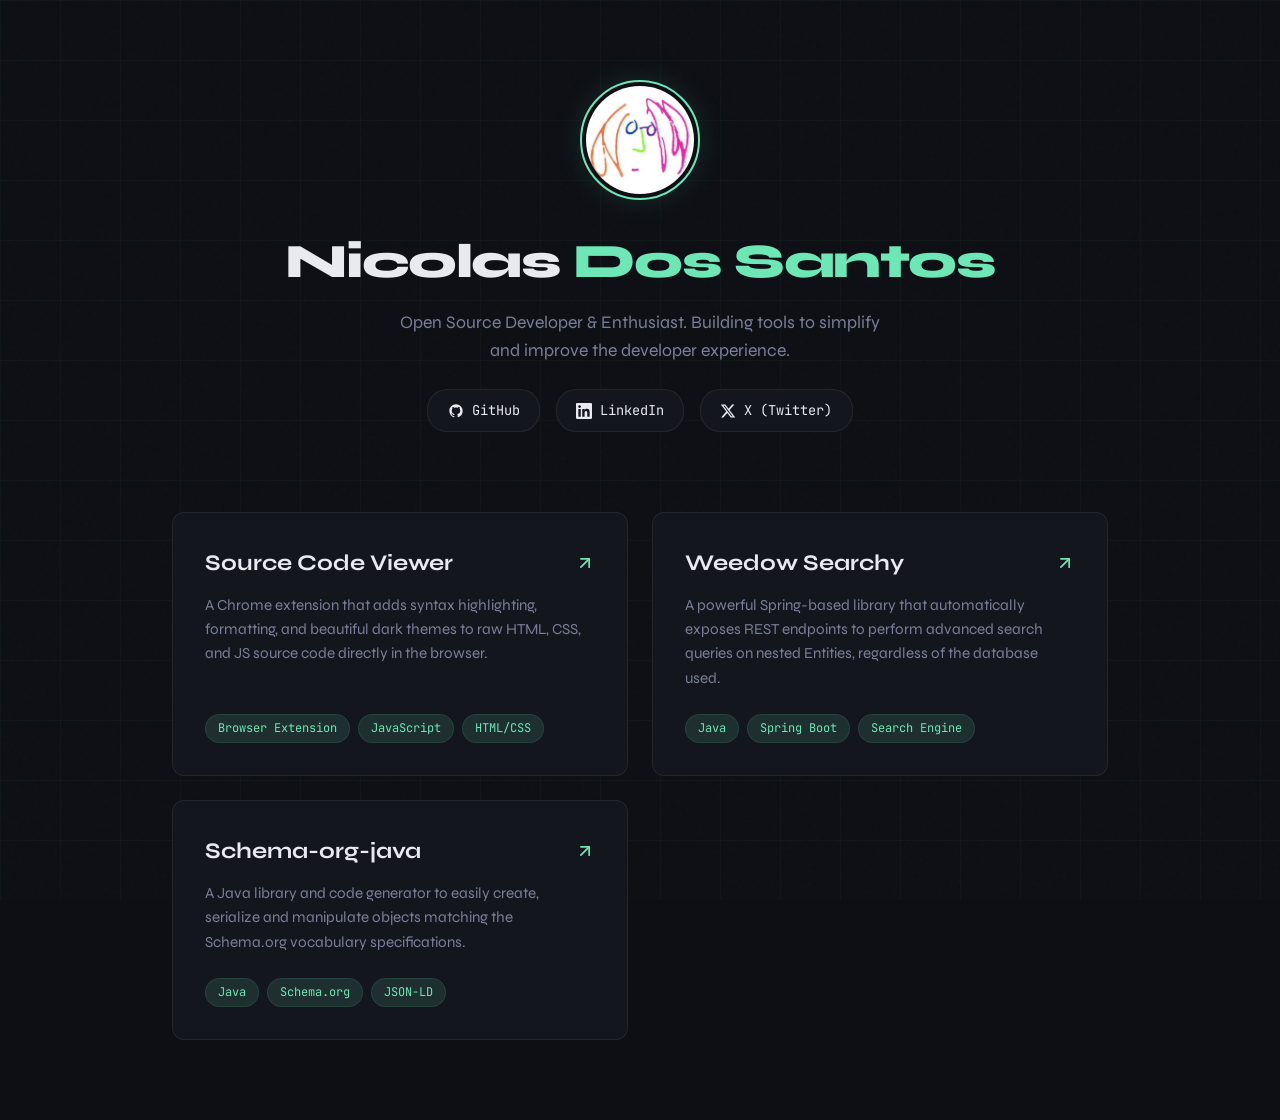
<file: index.html>
<!DOCTYPE html>
<html lang="en">
<head>
  <meta charset="UTF-8">
  <meta name="viewport" content="width=device-width, initial-scale=1.0">
  <title>Nicolas Dos Santos - Open Source Portfolio</title>
  <link rel="icon" type="image/png" href="./favicon.png">
  <link rel="preconnect" href="https://fonts.googleapis.com">
  <link rel="preconnect" href="https://fonts.gstatic.com" crossorigin>
  <link href="https://fonts.googleapis.com/css2?family=JetBrains+Mono:wght@400;700&family=Syne:wght@400;600;700;800&display=swap" rel="stylesheet">
  <link rel="stylesheet" href="./index.css">
  <link rel="sitemap" type="application/xml" title="Sitemap" href="/sitemap.xml">
</head>
<body>
  <div class="container">
    <header>
      <img src="./profile.png" alt="Nicolas Dos Santos" class="profile-pic" onerror="this.src='[data-uri]'">
      <h1>Nicolas <span>Dos Santos</span></h1>
      <p class="bio">Open Source Developer & Enthusiast. Building tools to simplify and improve the developer experience.</p>
      <div class="social-links">
        <a href="https://github.com/Kobee1203" target="_blank">
          <svg width="16" height="16" viewBox="0 0 24 24" fill="currentColor"><path d="M12 2C6.477 2 2 6.484 2 12.017c0 4.425 2.865 8.18 6.839 9.504.5.092.682-.217.682-.483 0-.237-.008-.868-.013-1.703-2.782.605-3.369-1.343-3.369-1.343-.454-1.158-1.11-1.466-1.11-1.466-.908-.62.069-.608.069-.608 1.003.07 1.531 1.032 1.531 1.032.892 1.53 2.341 1.088 2.91.832.092-.647.35-1.088.636-1.338-2.22-.253-4.555-1.113-4.555-4.951 0-1.093.39-1.988 1.029-2.688-.103-.253-.446-1.272.098-2.65 0 0 .84-.27 2.75 1.026A9.564 9.564 0 0112 6.844c.85.004 1.705.115 2.504.337 1.909-1.296 2.747-1.027 2.747-1.027.546 1.379.202 2.398.1 2.651.64.7 1.028 1.595 1.028 2.688 0 3.848-2.339 4.695-4.566 4.943.359.309.678.92.678 1.855 0 1.338-.012 2.419-.012 2.747 0 .268.18.58.688.482A10.019 10.019 0 0022 12.017C22 6.484 17.522 2 12 2z"/></svg>
          GitHub
        </a>
        <a href="https://www.linkedin.com/in/nicolasdossantos/" target="_blank">
          <svg width="16" height="16" viewBox="0 0 24 24" fill="currentColor"><path d="M20.447 20.452h-3.554v-5.569c0-1.328-.027-3.037-1.852-3.037-1.853 0-2.136 1.445-2.136 2.939v5.667H9.351V9h3.414v1.561h.046c.477-.9 1.637-1.85 3.37-1.85 3.601 0 4.267 2.37 4.267 5.455v6.286zM5.337 7.433c-1.144 0-2.063-.926-2.063-2.065 0-1.138.92-2.063 2.063-2.063 1.14 0 2.064.925 2.064 2.063 0 1.139-.925 2.065-2.064 2.065zm1.782 13.019H3.555V9h3.564v11.452zM22.225 0H1.771C.792 0 0 .774 0 1.729v20.542C0 23.227.792 24 1.771 24h20.451C23.2 24 24 23.227 24 22.271V1.729C24 .774 23.2 0 22.225 0z"/></svg>
          LinkedIn
        </a>
        <a href="https://x.com/Kobee1203" target="_blank">
          <svg width="16" height="16" viewBox="0 0 24 24" fill="currentColor"><path d="M18.244 2.25h3.308l-7.227 8.26 8.502 11.24H16.17l-5.214-6.817L4.99 21.75H1.68l7.73-8.835L1.254 2.25H8.08l4.713 6.231zm-1.161 17.52h1.833L7.084 4.126H5.117z"/></svg>
          X (Twitter)
        </a>
      </div>
    </header>

    <div class="projects-grid">
      <!-- Project 1 -->
      <a href="./source-viewer-web-extension/index.html" class="project-card">
        <h3>Source Code Viewer 
          <svg viewBox="0 0 24 24" fill="none" stroke="currentColor" stroke-width="2" stroke-linecap="round" stroke-linejoin="round"><line x1="7" y1="17" x2="17" y2="7"></line><polyline points="7 7 17 7 17 17"></polyline></svg>
        </h3>
        <p>A Chrome extension that adds syntax highlighting, formatting, and beautiful dark themes to raw HTML, CSS, and JS source code directly in the browser.</p>
        <div class="tags">
          <span class="tag">Browser Extension</span>
          <span class="tag">JavaScript</span>
          <span class="tag">HTML/CSS</span>
        </div>
      </a>

      <!-- Project 2 -->
      <a href="https://github.com/Kobee1203/weedow-searchy" target="_blank" class="project-card">
        <h3>Weedow Searchy 
          <svg viewBox="0 0 24 24" fill="none" stroke="currentColor" stroke-width="2" stroke-linecap="round" stroke-linejoin="round"><line x1="7" y1="17" x2="17" y2="7"></line><polyline points="7 7 17 7 17 17"></polyline></svg>
        </h3>
        <p>A powerful Spring-based library that automatically exposes REST endpoints to perform advanced search queries on nested Entities, regardless of the database used.</p>
        <div class="tags">
          <span class="tag">Java</span>
          <span class="tag">Spring Boot</span>
          <span class="tag">Search Engine</span>
        </div>
      </a>

      <!-- Project 3 -->
      <a href="https://github.com/Kobee1203/schema-org-java" target="_blank" class="project-card">
        <h3>Schema-org-java 
          <svg viewBox="0 0 24 24" fill="none" stroke="currentColor" stroke-width="2" stroke-linecap="round" stroke-linejoin="round"><line x1="7" y1="17" x2="17" y2="7"></line><polyline points="7 7 17 7 17 17"></polyline></svg>
        </h3>
        <p>A Java library and code generator to easily create, serialize and manipulate objects matching the Schema.org vocabulary specifications.</p>
        <div class="tags">
          <span class="tag">Java</span>
          <span class="tag">Schema.org</span>
          <span class="tag">JSON-LD</span>
        </div>
      </a>
    </div>
  </div>
</body>
</html>
</file>
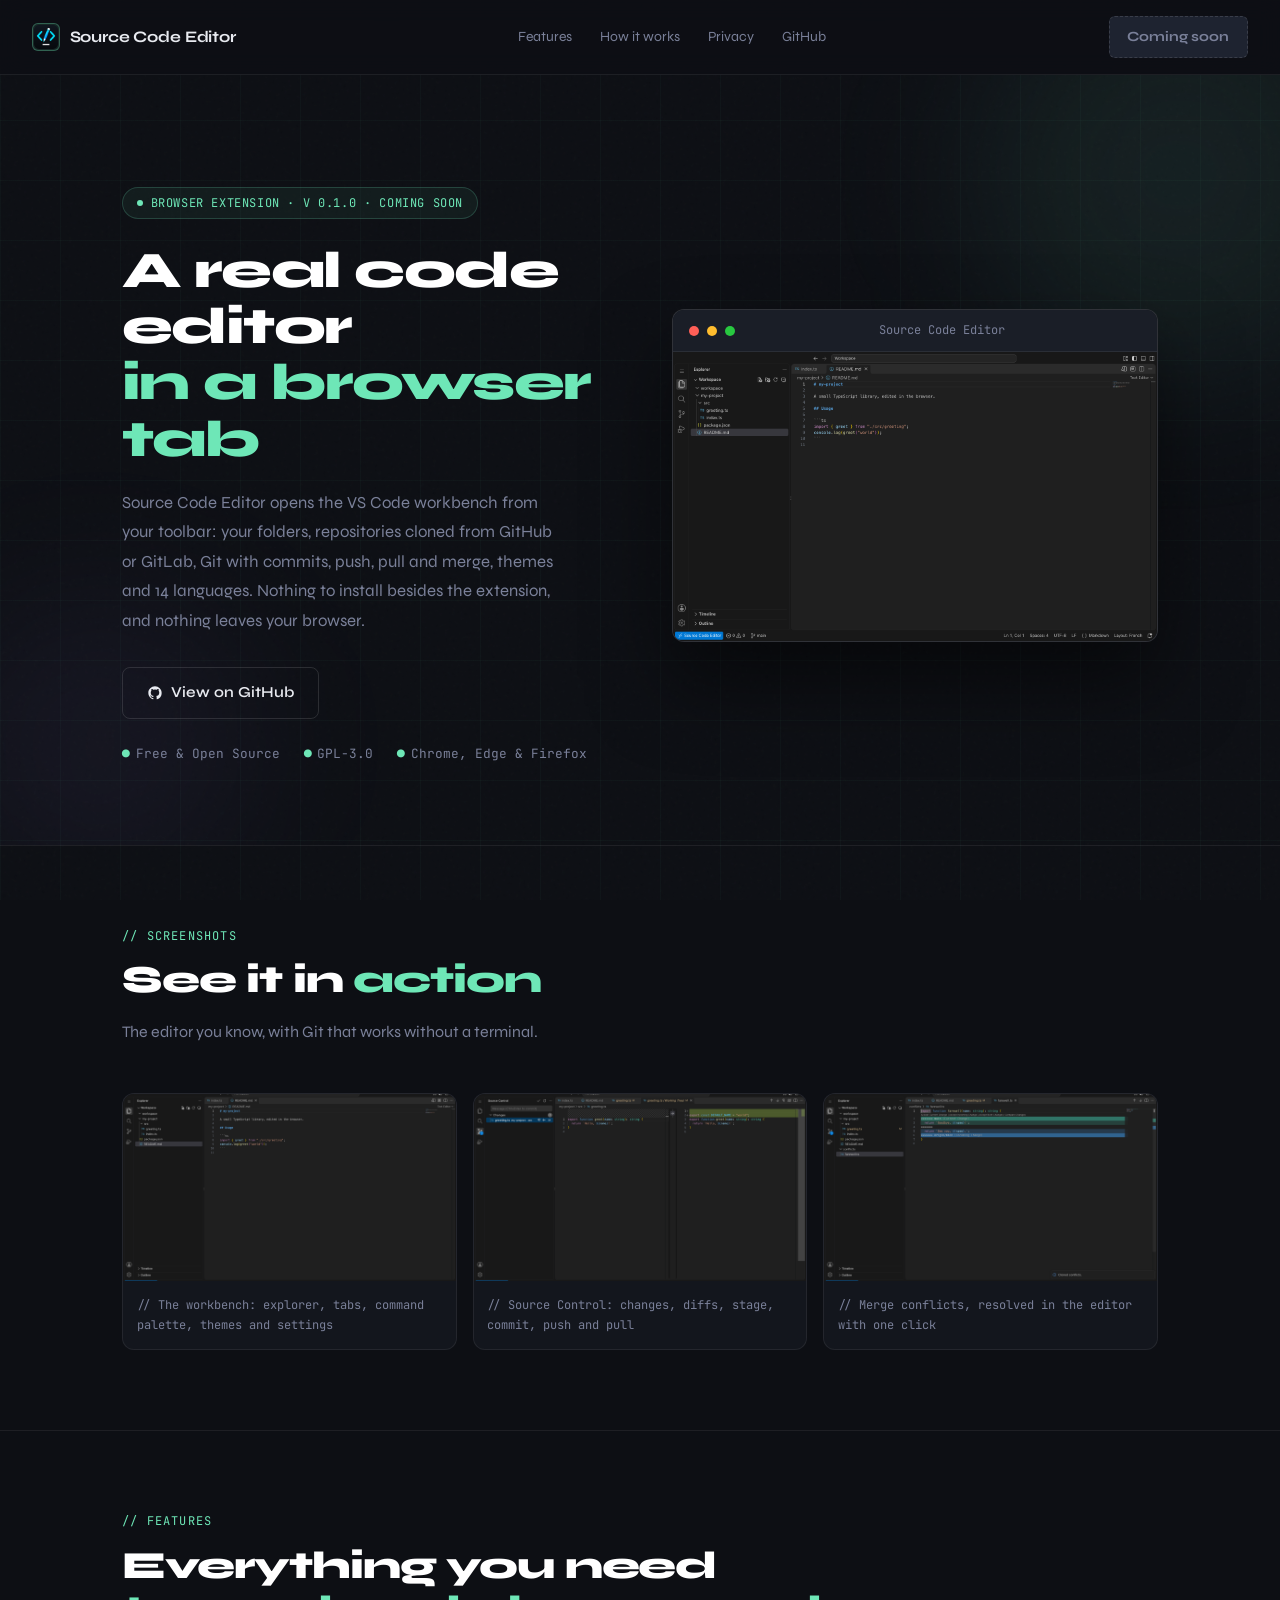
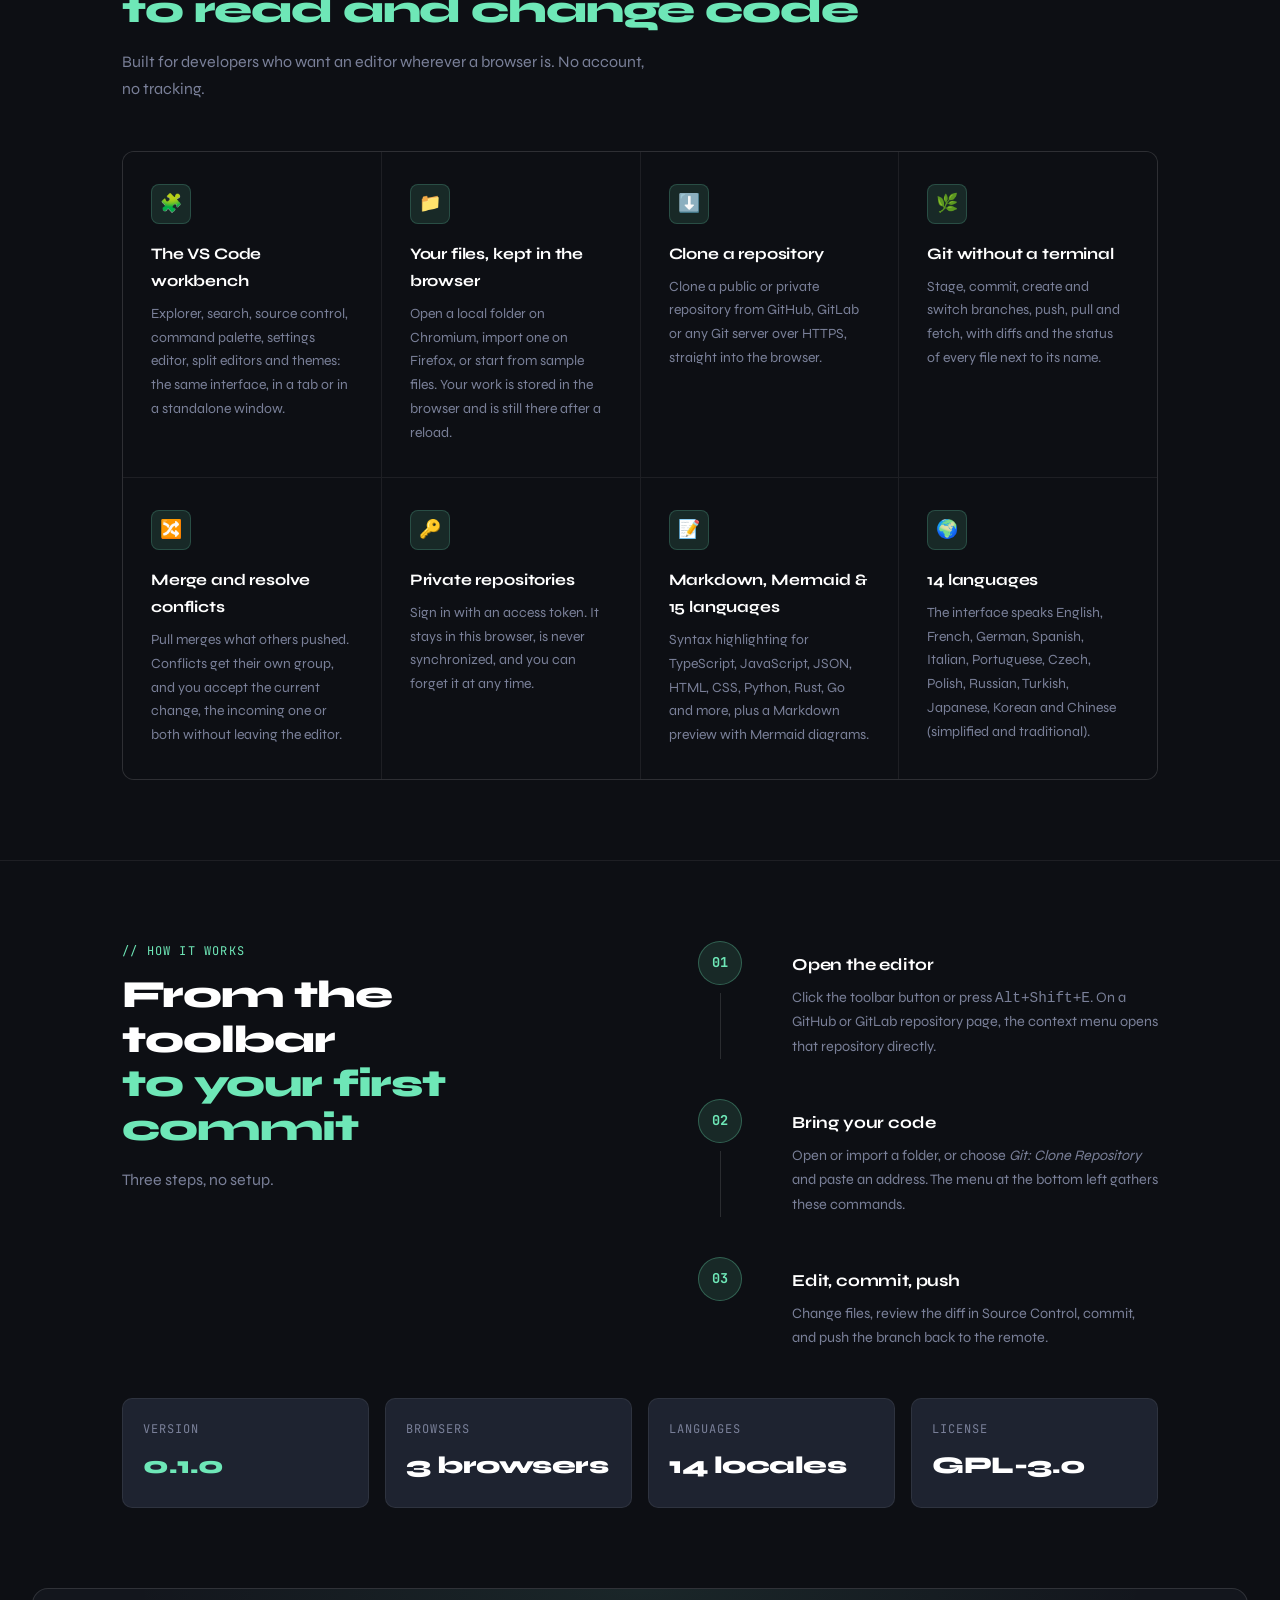
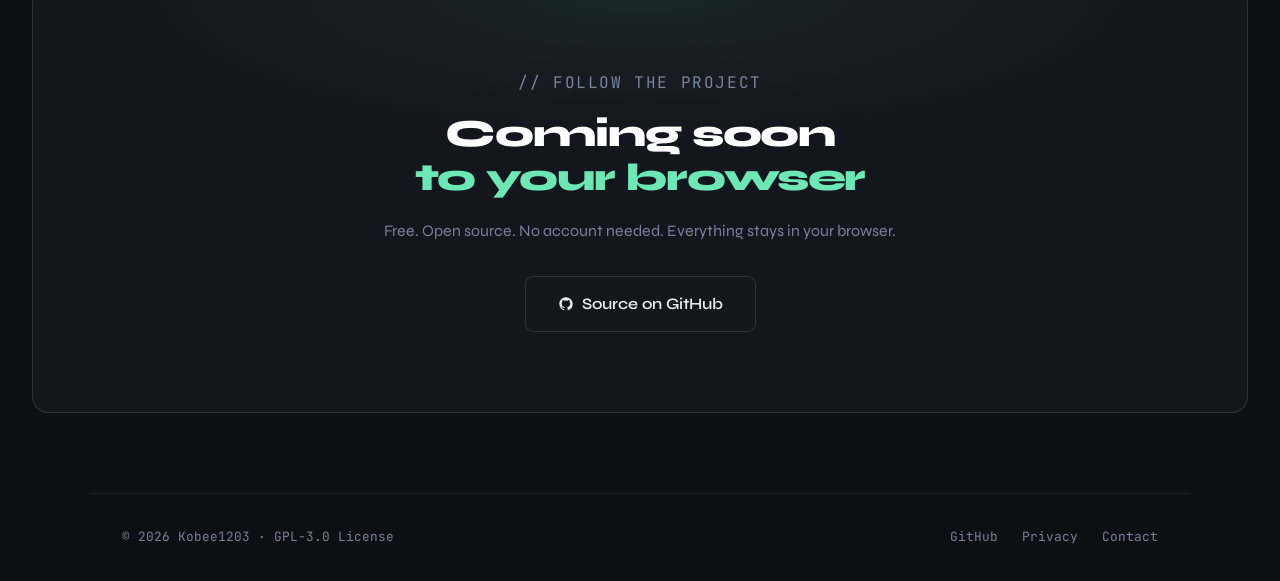
<file: source-code-editor-web-extension/index.html>
<!DOCTYPE html>
<html lang="en">

<head>
  <meta charset="UTF-8">
  <meta name="viewport" content="width=device-width, initial-scale=1.0">

  <!-- Primary meta tags -->
  <title>Source Code Editor - A VS Code workbench and Git in your browser | Chrome, Edge &amp; Firefox</title>
  <meta name="description" content="Free, open-source Chrome, Edge &amp; Firefox extension that opens a full VS Code workbench in a browser tab: your local folders, repositories cloned from GitHub or GitLab, Git (commit, push, pull, merge), themes and 14 languages. Everything stays in your browser.">
  <meta name="keywords"
    content="source code editor, browser IDE, VS Code in the browser, web IDE, Git in the browser, clone repository, merge conflicts, Monaco editor, browser extension, Chrome extension, Edge extension, Firefox add-on, developer tools">
  <meta name="author" content="Nicolas Dos Santos">
  <!-- Not indexed until the extension is published in the stores: replace with "index, follow, max-image-preview:large" then -->
  <meta name="robots" content="noindex, nofollow">
  <meta name="theme-color" content="#0d0f14">
  <link rel="canonical" href="https://kobee1203.github.io/source-code-editor-web-extension/">

  <!-- Open Graph / Facebook -->
  <meta property="og:type" content="website">
  <meta property="og:site_name" content="Source Code Editor">
  <meta property="og:title" content="Source Code Editor - A VS Code workbench and Git in your browser">
  <meta property="og:description" content="Free, open-source Chrome, Edge &amp; Firefox extension that opens a full VS Code workbench in a browser tab: your local folders, repositories cloned from GitHub or GitLab, Git (commit, push, pull, merge), themes and 14 languages. Everything stays in your browser.">
  <meta property="og:url" content="https://kobee1203.github.io/source-code-editor-web-extension/">
  <meta property="og:image" content="https://kobee1203.github.io/source-code-editor-web-extension/medias/workbench.png">
  <meta property="og:image:alt" content="Source Code Editor: the VS Code workbench with an explorer, tabs and a Markdown file, in a browser tab">
  <meta property="og:locale" content="en_US">

  <!-- Twitter -->
  <meta name="twitter:card" content="summary_large_image">
  <meta name="twitter:title" content="Source Code Editor - A VS Code workbench and Git in your browser">
  <meta name="twitter:description" content="Free, open-source Chrome, Edge &amp; Firefox extension that opens a full VS Code workbench in a browser tab: your local folders, repositories cloned from GitHub or GitLab, Git (commit, push, pull, merge), themes and 14 languages. Everything stays in your browser.">
  <meta name="twitter:image" content="https://kobee1203.github.io/source-code-editor-web-extension/medias/workbench.png">
  <meta name="twitter:image:alt" content="Source Code Editor: the VS Code workbench with an explorer, tabs and a Markdown file, in a browser tab">

  <link rel="icon" type="image/png" href="./favicon.png">
  <link rel="preconnect" href="https://fonts.googleapis.com">
  <link rel="preconnect" href="https://fonts.gstatic.com" crossorigin>
  <link
    href="https://fonts.googleapis.com/css2?family=JetBrains+Mono:wght@400;700&family=Syne:wght@400;600;700;800&display=swap"
    rel="stylesheet">
  <link rel="stylesheet" href="../shared/index.css">

  <!-- Structured data: browser extension -->
  <script type="application/ld+json">
  {
    "@context": "https://schema.org",
    "@type": "SoftwareApplication",
    "name": "Source Code Editor",
    "operatingSystem": "Chrome, Edge, Firefox",
    "applicationCategory": "DeveloperApplication",
    "softwareVersion": "0.1.0",
    "description": "Free, open-source browser extension that opens a full VS Code workbench with Git in a browser tab.",
    "url": "https://kobee1203.github.io/source-code-editor-web-extension/",
    "image": "https://kobee1203.github.io/source-code-editor-web-extension/medias/workbench.png",
    "browserRequirements": "Requires Google Chrome, Microsoft Edge or Mozilla Firefox",
    "isAccessibleForFree": true,
    "offers": {
      "@type": "Offer",
      "price": "0",
      "priceCurrency": "USD"
    },
    "author": {
      "@type": "Person",
      "name": "Nicolas Dos Santos",
      "url": "https://github.com/Kobee1203"
    },
    "license": "https://www.gnu.org/licenses/gpl-3.0.html",
    "featureList": [
      "VS Code workbench: explorer, search, source control, command palette, settings, themes",
      "Open local folders (Chromium) or import them (Firefox); files are stored in the browser",
      "Clone public and private Git repositories into the browser",
      "Stage, commit, push, pull and merge, with conflicts resolved in the editor",
      "Syntax highlighting for 15 languages, Markdown preview with Mermaid diagrams",
      "14 interface languages",
      "No telemetry: everything stays in your browser"
    ]
  }
  </script>
</head>

<body>

  <!-- NAV -->
  <nav>
    <a href="#" class="nav-logo">
      <div class="icon"><img src="./medias/icon128.png" width="24" height="24" alt="" /></div>
      Source Code Editor
    </a>
    <div class="nav-links">
      <a href="#features">Features</a>
      <a href="#how-it-works">How it works</a>
      <a href="./privacy.html">Privacy</a>
      <a href="#" target="_blank" data-cfg-link="github">GitHub</a>
    </div>
    <span class="btn-soon">Coming soon</span>
  </nav>

  <!-- HERO -->
  <section style="position:relative; overflow:hidden;">
    <div class="blob blob-1"></div>
    <div class="blob blob-2"></div>
    <div class="hero">
      <div class="hero-text">
        <div class="hero-badge">
          <span class="dot"></span>
          Browser Extension · v<span data-cfg-text="version"></span> · coming soon
        </div>
        <h1>A real code editor<br><span>in a browser tab</span></h1>
        <p class="hero-desc">
          Source Code Editor opens the VS Code workbench from your toolbar: your folders, repositories cloned from
          GitHub or GitLab, Git with commits, push, pull and merge, themes and 14 languages. Nothing to install
          besides the extension, and nothing leaves your browser.
        </p>
        <div class="hero-actions">
          <a href="#" target="_blank" class="btn-secondary" data-cfg-link="github">
            <svg width="16" height="16" viewBox="0 0 24 24" fill="currentColor"><path d="M12 2C6.477 2 2 6.484 2 12.017c0 4.425 2.865 8.18 6.839 9.504.5.092.682-.217.682-.483 0-.237-.008-.868-.013-1.703-2.782.605-3.369-1.343-3.369-1.343-.454-1.158-1.11-1.466-1.11-1.466-.908-.62.069-.608.069-.608 1.003.07 1.531 1.032 1.531 1.032.892 1.53 2.341 1.088 2.91.832.092-.647.35-1.088.636-1.338-2.22-.253-4.555-1.113-4.555-4.951 0-1.093.39-1.988 1.029-2.688-.103-.253-.446-1.272.098-2.65 0 0 .84-.27 2.75 1.026A9.564 9.564 0 0 1 12 6.844a9.59 9.59 0 0 1 2.504.337c1.909-1.296 2.747-1.027 2.747-1.027.546 1.379.202 2.398.1 2.651.64.7 1.028 1.595 1.028 2.688 0 3.848-2.339 4.695-4.566 4.943.359.309.678.92.678 1.855 0 1.338-.012 2.419-.012 2.747 0 .268.18.58.688.482A10.019 10.019 0 0 0 22 12.017C22 6.484 17.522 2 12 2z"/></svg>
            View on GitHub
          </a>
        </div>
        <div class="hero-meta">
          <span><span class="dot">●</span> Free &amp; Open Source</span>
          <span><span class="dot">●</span> <span data-cfg-text="license"></span></span>
          <span><span class="dot">●</span> <span data-cfg-text="browsers"></span></span>
        </div>
      </div>

      <!-- WORKBENCH WINDOW -->
      <div class="hero-visual">
        <div class="code-window">
          <div class="window-bar">
            <span class="dot-red"></span>
            <span class="dot-amber"></span>
            <span class="dot-green"></span>
            <span class="window-title">Source Code Editor</span>
          </div>
          <img src="./medias/workbench.png" width="1440" height="860"
            alt="Source Code Editor: the VS Code workbench with an explorer showing a cloned repository, tabs and a Markdown file">
        </div>
      </div>
    </div>
  </section>

  <hr class="divider">

  <!-- MEDIA / SCREENSHOTS -->
  <section class="section" id="screenshots">
    <p class="section-label">// screenshots</p>
    <h2>See it in <span>action</span></h2>
    <p class="section-desc">The editor you know, with Git that works without a terminal.</p>

    <div class="media-grid">
      <div class="media-card">
        <div class="thumb">
          <img src="./medias/workbench.png" alt="The workbench with the explorer, the editor tabs and a Markdown file">
        </div>
        <div class="media-caption">// The workbench: explorer, tabs, command palette, themes and settings</div>
      </div>

      <div class="media-card">
        <div class="thumb">
          <img src="./medias/source-control.png"
            alt="The Source Control view with a changed file and its diff against the last commit">
        </div>
        <div class="media-caption">// Source Control: changes, diffs, stage, commit, push and pull</div>
      </div>

      <div class="media-card">
        <div class="thumb">
          <img src="./medias/merge-conflict.png"
            alt="A file with conflict markers and the actions to accept the current change, the incoming change or both">
        </div>
        <div class="media-caption">// Merge conflicts, resolved in the editor with one click</div>
      </div>
    </div>
  </section>

  <hr class="divider">

  <!-- FEATURES -->
  <section class="section" id="features">
    <p class="section-label">// features</p>
    <h2>Everything you need<br><span>to read and change code</span></h2>
    <p class="section-desc">Built for developers who want an editor wherever a browser is. No account, no tracking.
    </p>

    <div class="features-grid">
      <div class="feature-card">
        <div class="feature-icon">🧩</div>
        <h3>The VS Code workbench</h3>
        <p>Explorer, search, source control, command palette, settings editor, split editors and themes: the same
          interface, in a tab or in a standalone window.</p>
      </div>
      <div class="feature-card">
        <div class="feature-icon">📁</div>
        <h3>Your files, kept in the browser</h3>
        <p>Open a local folder on Chromium, import one on Firefox, or start from sample files. Your work is stored in
          the browser and is still there after a reload.</p>
      </div>
      <div class="feature-card">
        <div class="feature-icon">⬇️</div>
        <h3>Clone a repository</h3>
        <p>Clone a public or private repository from GitHub, GitLab or any Git server over HTTPS, straight into the
          browser.</p>
      </div>
      <div class="feature-card">
        <div class="feature-icon">🌿</div>
        <h3>Git without a terminal</h3>
        <p>Stage, commit, create and switch branches, push, pull and fetch, with diffs and the status of every file
          next to its name.</p>
      </div>
      <div class="feature-card">
        <div class="feature-icon">🔀</div>
        <h3>Merge and resolve conflicts</h3>
        <p>Pull merges what others pushed. Conflicts get their own group, and you accept the current change, the
          incoming one or both without leaving the editor.</p>
      </div>
      <div class="feature-card">
        <div class="feature-icon">🔑</div>
        <h3>Private repositories</h3>
        <p>Sign in with an access token. It stays in this browser, is never synchronized, and you can forget it at any
          time.</p>
      </div>
      <div class="feature-card">
        <div class="feature-icon">📝</div>
        <h3>Markdown, Mermaid &amp; 15 languages</h3>
        <p>Syntax highlighting for TypeScript, JavaScript, JSON, HTML, CSS, Python, Rust, Go and more, plus a Markdown
          preview with Mermaid diagrams.</p>
      </div>
      <div class="feature-card">
        <div class="feature-icon">🌍</div>
        <h3>14 languages</h3>
        <p>The interface speaks English, French, German, Spanish, Italian, Portuguese, Czech, Polish, Russian, Turkish,
          Japanese, Korean and Chinese (simplified and traditional).</p>
      </div>
    </div>
  </section>

  <hr class="divider">

  <!-- HOW IT WORKS -->
  <section class="section" id="how-it-works">
    <div style="display:grid; grid-template-columns: 1fr 1fr; gap: 5rem; align-items: start;">
      <div>
        <p class="section-label">// how it works</p>
        <h2>From the toolbar<br><span>to your first commit</span></h2>
        <p class="section-desc" style="margin-bottom:0;">Three steps, no setup.</p>
      </div>
      <div class="steps">
        <div class="step">
          <div class="step-num-col">
            <div class="step-num">01</div>
            <div class="step-line"></div>
          </div>
          <div class="step-content">
            <h3>Open the editor</h3>
            <p>Click the toolbar button or press <code>Alt+Shift+E</code>. On a GitHub or GitLab repository page, the
              context menu opens that repository directly.</p>
          </div>
        </div>
        <div class="step">
          <div class="step-num-col">
            <div class="step-num">02</div>
            <div class="step-line"></div>
          </div>
          <div class="step-content">
            <h3>Bring your code</h3>
            <p>Open or import a folder, or choose <em>Git: Clone Repository</em> and paste an address. The menu at the
              bottom left gathers these commands.</p>
          </div>
        </div>
        <div class="step">
          <div class="step-num-col">
            <div class="step-num">03</div>
            <div class="step-line"></div>
          </div>
          <div class="step-content">
            <h3>Edit, commit, push</h3>
            <p>Change files, review the diff in Source Control, commit, and push the branch back to the remote.</p>
          </div>
        </div>
      </div>
    </div>

    <div class="info-grid">
      <div class="info-card">
        <div class="label">version</div>
        <div class="value accent" data-cfg-text="version"></div>
      </div>
      <div class="info-card">
        <div class="label">browsers</div>
        <div class="value">3 browsers</div>
      </div>
      <div class="info-card">
        <div class="label">languages</div>
        <div class="value">14 locales</div>
      </div>
      <div class="info-card">
        <div class="label">license</div>
        <div class="value" data-cfg-text="license"></div>
      </div>
    </div>
  </section>

  <!-- CTA -->
  <div class="cta-section">
    <p class="section-label" style="margin-bottom:1rem;">// follow the project</p>
    <h2>Coming soon<br><span>to your browser</span></h2>
    <p>Free. Open source. No account needed. Everything stays in your browser.</p>
    <div style="display:flex; gap:1rem; justify-content:center; flex-wrap:wrap;">
      <a href="#" target="_blank" class="btn-secondary" style="font-size:1rem; padding: 0.85rem 2rem;"
        data-cfg-link="github">
        <svg width="16" height="16" viewBox="0 0 24 24" fill="currentColor"><path d="M12 2C6.477 2 2 6.484 2 12.017c0 4.425 2.865 8.18 6.839 9.504.5.092.682-.217.682-.483 0-.237-.008-.868-.013-1.703-2.782.605-3.369-1.343-3.369-1.343-.454-1.158-1.11-1.466-1.11-1.466-.908-.62.069-.608.069-.608 1.003.07 1.531 1.032 1.531 1.032.892 1.53 2.341 1.088 2.91.832.092-.647.35-1.088.636-1.338-2.22-.253-4.555-1.113-4.555-4.951 0-1.093.39-1.988 1.029-2.688-.103-.253-.446-1.272.098-2.65 0 0 .84-.27 2.75 1.026A9.564 9.564 0 0 1 12 6.844a9.59 9.59 0 0 1 2.504.337c1.909-1.296 2.747-1.027 2.747-1.027.546 1.379.202 2.398.1 2.651.64.7 1.028 1.595 1.028 2.688 0 3.848-2.339 4.695-4.566 4.943.359.309.678.92.678 1.855 0 1.338-.012 2.419-.012 2.747 0 .268.18.58.688.482A10.019 10.019 0 0 0 22 12.017C22 6.484 17.522 2 12 2z"/></svg>
        Source on GitHub
      </a>
    </div>
  </div>

  <!-- FOOTER -->
  <footer>
    <span class="copyright">© <span data-cfg-text="year"></span> Kobee1203 · <span data-cfg-text="license"></span> License</span>
    <div class="links">
      <a href="#" target="_blank" data-cfg-link="github">GitHub</a>
      <a href="./privacy.html">Privacy</a>
      <a href="#" target="_blank" data-cfg-link="issues">Contact</a>
    </div>
  </footer>

  <!-- MODAL -->
  <div id="media-modal" class="modal">
    <span class="modal-close">&times;</span>
    <div class="modal-content" id="modal-body"></div>
  </div>

  <script src="./config.js"></script>
  <script src="../shared/init-config.js"></script>
  <script src="../shared/modal.js"></script>
</body>

</html>
</file>
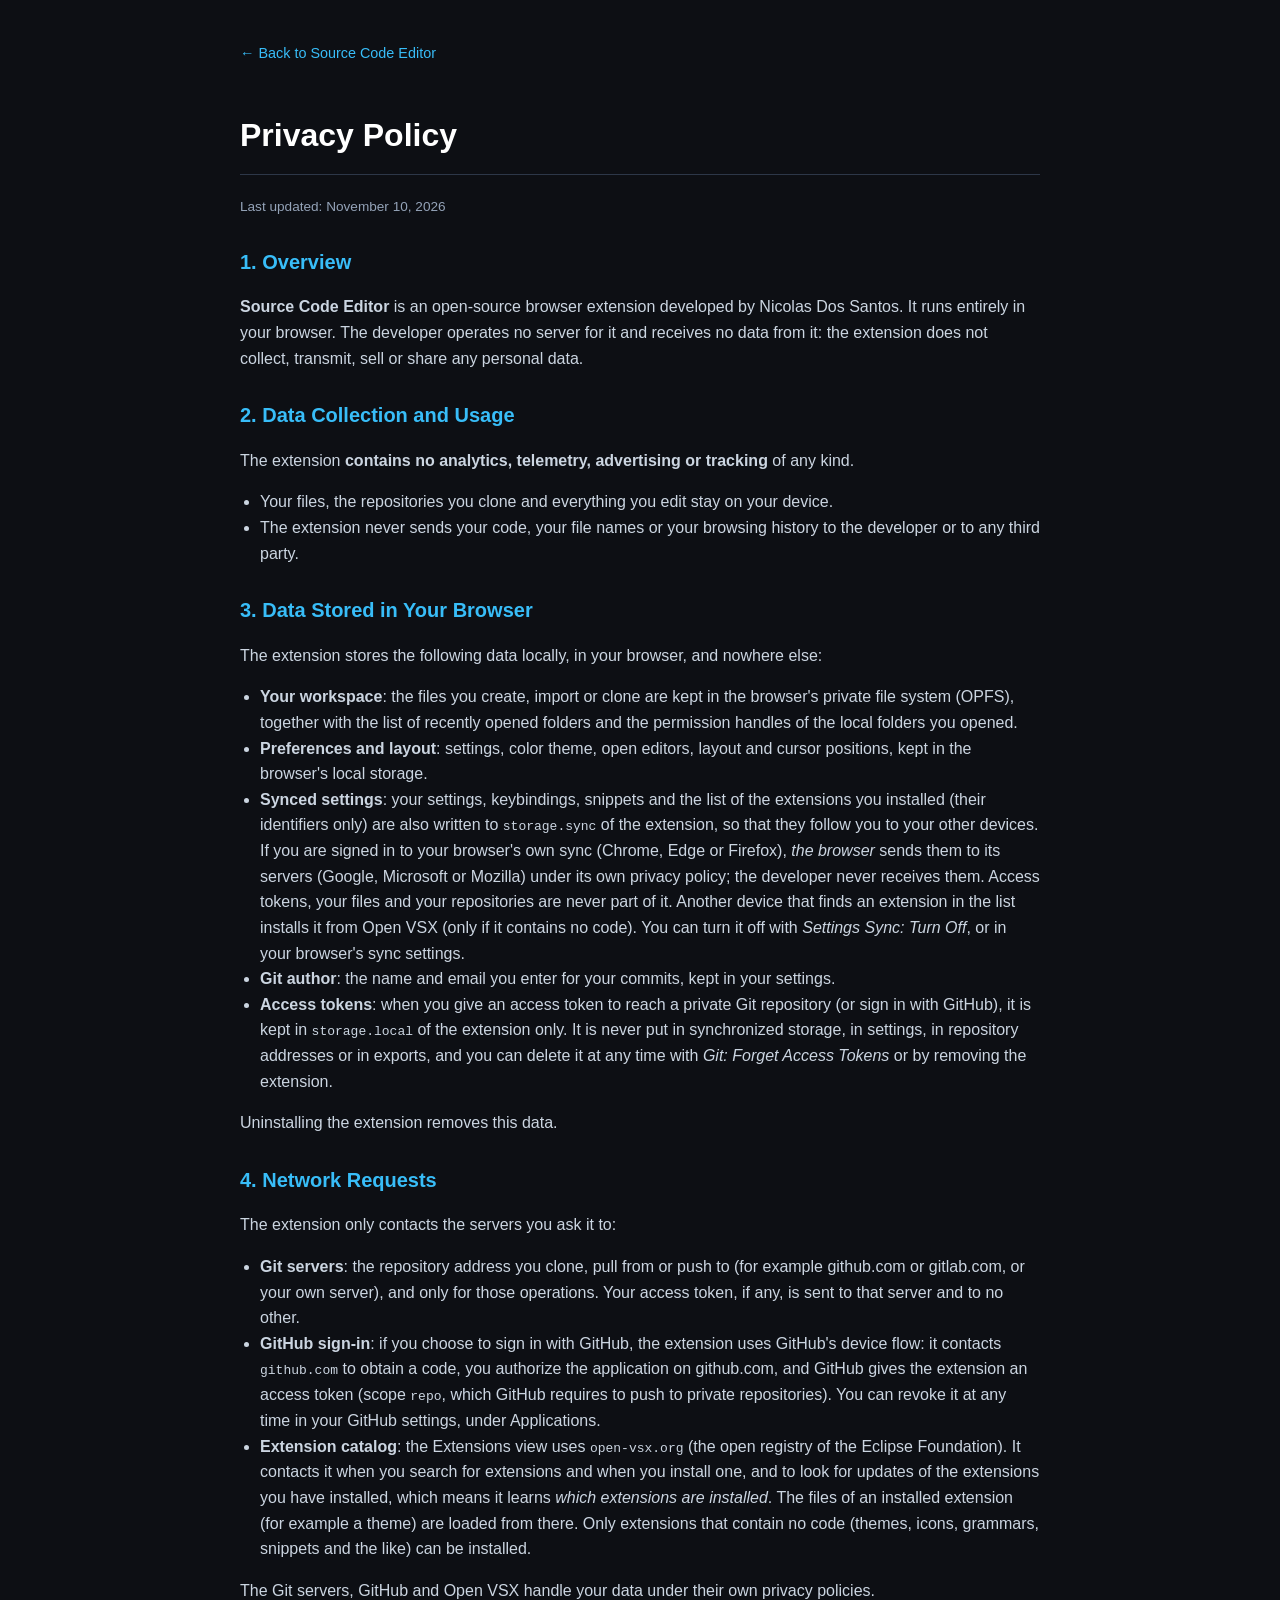
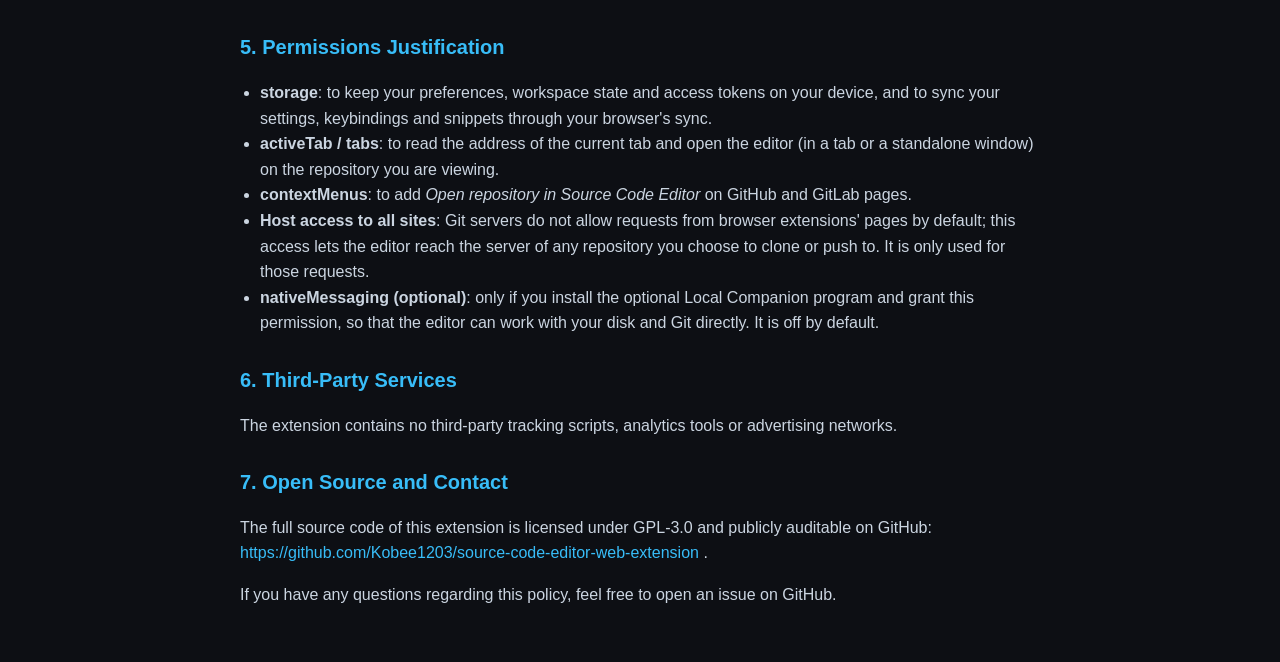
<file: source-code-editor-web-extension/privacy.html>
<!DOCTYPE html>
<html lang="en">
<head>
  <meta charset="UTF-8">
  <meta name="viewport" content="width=device-width, initial-scale=1.0">
  <title>Privacy Policy - Source Code Editor</title>
  <meta name="robots" content="noindex, nofollow">
  <link rel="icon" type="image/png" href="./favicon.png">
  <link rel="stylesheet" href="../shared/privacy.css">
</head>
<body>
<a href="./" class="back-link">&larr; Back to Source Code Editor</a>
<h1>Privacy Policy</h1>
<p class="date">Last updated: November 10, 2026</p>

<h2>1. Overview</h2>
<p>
  <strong>Source Code Editor</strong> is an open-source browser extension developed by Nicolas Dos Santos.
  It runs entirely in your browser. The developer operates no server for it and receives no data from it:
  the extension does not collect, transmit, sell or share any personal data.
</p>

<h2>2. Data Collection and Usage</h2>
<p>
  The extension <strong>contains no analytics, telemetry, advertising or tracking</strong> of any kind.
</p>
<ul>
  <li>Your files, the repositories you clone and everything you edit stay on your device.</li>
  <li>The extension never sends your code, your file names or your browsing history to the developer or to any third party.</li>
</ul>

<h2>3. Data Stored in Your Browser</h2>
<p>The extension stores the following data locally, in your browser, and nowhere else:</p>
<ul>
  <li><strong>Your workspace</strong>: the files you create, import or clone are kept in the browser's private file system (OPFS), together with the list of recently opened folders and the permission handles of the local folders you opened.</li>
  <li><strong>Preferences and layout</strong>: settings, color theme, open editors, layout and cursor positions, kept in the browser's local storage.</li>
  <li><strong>Synced settings</strong>: your settings, keybindings, snippets and the list of the extensions you installed (their identifiers only) are also written to <code>storage.sync</code> of the extension, so that they follow you to your other devices. If you are signed in to your browser's own sync (Chrome, Edge or Firefox), <em>the browser</em> sends them to its servers (Google, Microsoft or Mozilla) under its own privacy policy; the developer never receives them. Access tokens, your files and your repositories are never part of it. Another device that finds an extension in the list installs it from Open VSX (only if it contains no code). You can turn it off with <em>Settings Sync: Turn Off</em>, or in your browser's sync settings.</li>
  <li><strong>Git author</strong>: the name and email you enter for your commits, kept in your settings.</li>
  <li><strong>Access tokens</strong>: when you give an access token to reach a private Git repository (or sign in with GitHub), it is kept in <code>storage.local</code> of the extension only. It is never put in synchronized storage, in settings, in repository addresses or in exports, and you can delete it at any time with <em>Git: Forget Access Tokens</em> or by removing the extension.</li>
</ul>
<p>Uninstalling the extension removes this data.</p>

<h2>4. Network Requests</h2>
<p>The extension only contacts the servers you ask it to:</p>
<ul>
  <li><strong>Git servers</strong>: the repository address you clone, pull from or push to (for example github.com or gitlab.com, or your own server), and only for those operations. Your access token, if any, is sent to that server and to no other.</li>
  <li><strong>GitHub sign-in</strong>: if you choose to sign in with GitHub, the extension uses GitHub's device flow: it contacts <code>github.com</code> to obtain a code, you authorize the application on github.com, and GitHub gives the extension an access token (scope <code>repo</code>, which GitHub requires to push to private repositories). You can revoke it at any time in your GitHub settings, under Applications.</li>
  <li><strong>Extension catalog</strong>: the Extensions view uses <code>open-vsx.org</code> (the open registry of the Eclipse Foundation). It contacts it when you search for extensions and when you install one, and to look for updates of the extensions you have installed, which means it learns <em>which extensions are installed</em>. The files of an installed extension (for example a theme) are loaded from there. Only extensions that contain no code (themes, icons, grammars, snippets and the like) can be installed.</li>
</ul>
<p>The Git servers, GitHub and Open VSX handle your data under their own privacy policies.</p>

<h2>5. Permissions Justification</h2>
<ul>
  <li><strong>storage</strong>: to keep your preferences, workspace state and access tokens on your device, and to sync your settings, keybindings and snippets through your browser's sync.</li>
  <li><strong>activeTab / tabs</strong>: to read the address of the current tab and open the editor (in a tab or a standalone window) on the repository you are viewing.</li>
  <li><strong>contextMenus</strong>: to add <em>Open repository in Source Code Editor</em> on GitHub and GitLab pages.</li>
  <li><strong>Host access to all sites</strong>: Git servers do not allow requests from browser extensions' pages by default; this access lets the editor reach the server of any repository you choose to clone or push to. It is only used for those requests.</li>
  <li><strong>nativeMessaging (optional)</strong>: only if you install the optional Local Companion program and grant this permission, so that the editor can work with your disk and Git directly. It is off by default.</li>
</ul>

<h2>6. Third-Party Services</h2>
<p>
  The extension contains no third-party tracking scripts, analytics tools or advertising networks.
</p>

<h2>7. Open Source and Contact</h2>
<p>
  The full source code of this extension is licensed under GPL-3.0 and publicly auditable on GitHub:
  <a href="https://github.com/Kobee1203/source-code-editor-web-extension" target="_blank" rel="noopener noreferrer">
    https://github.com/Kobee1203/source-code-editor-web-extension
  </a>.
</p>
<p>
  If you have any questions regarding this policy, feel free to open an issue on GitHub.
</p>
</body>
</html>
</file>
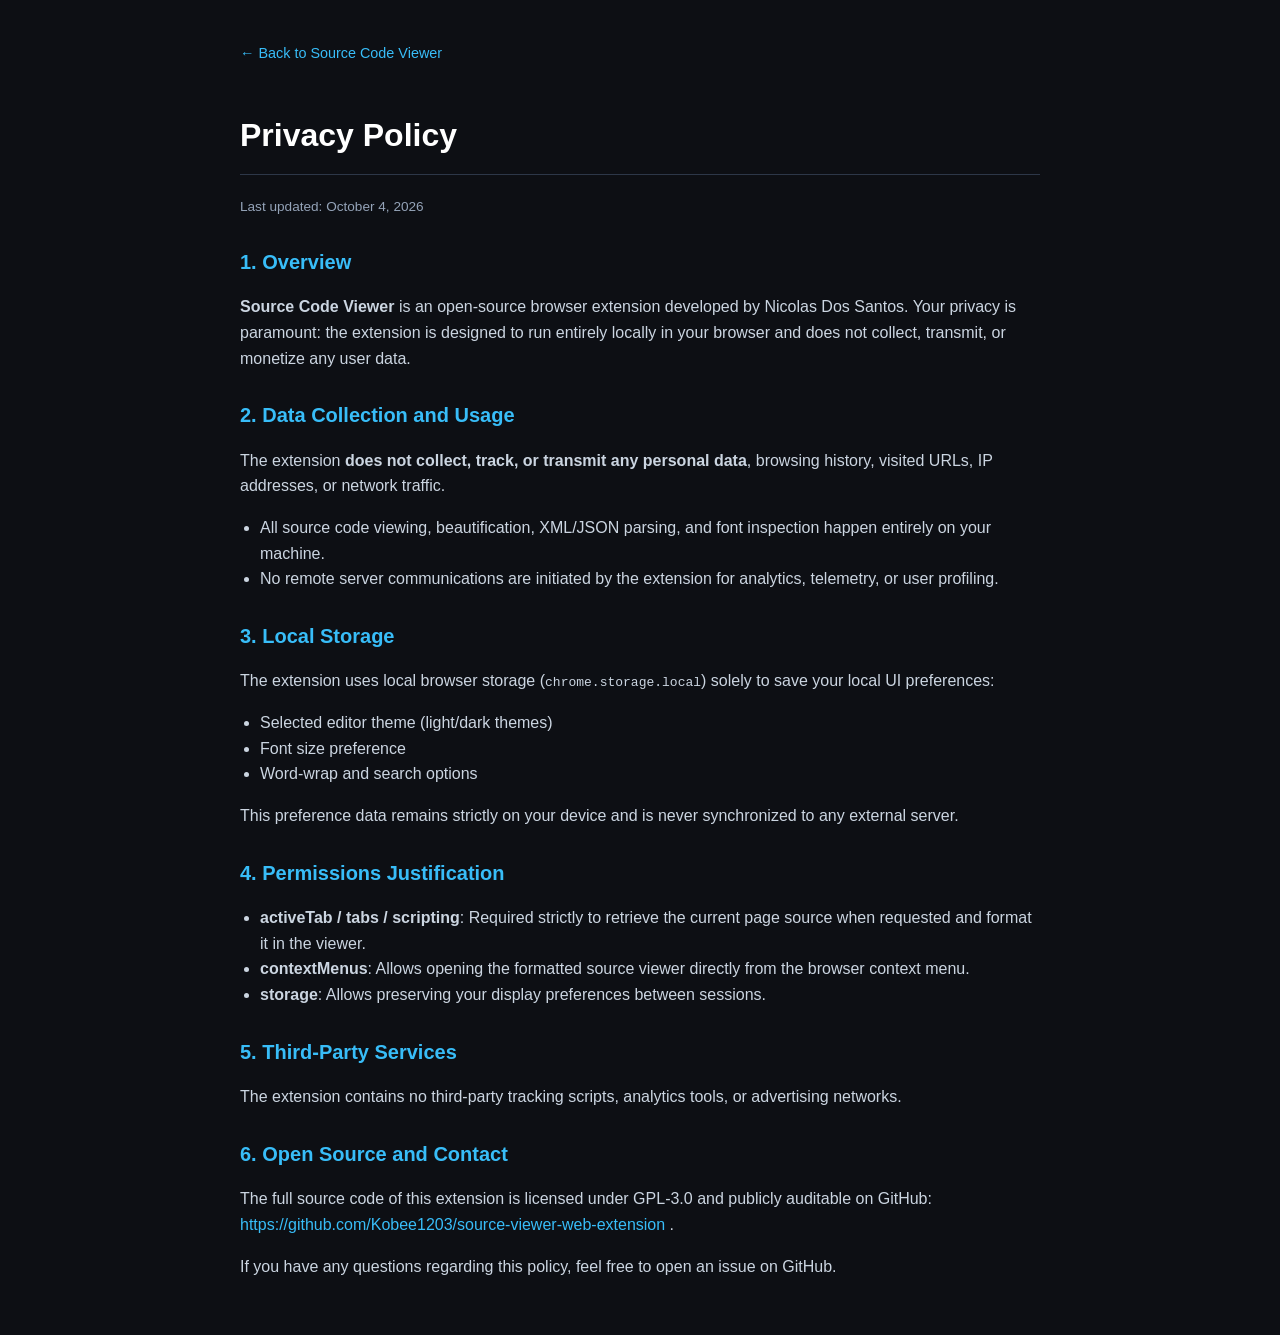
<file: source-viewer-web-extension/privacy.html>
<!DOCTYPE html>
<html lang="en">
<head>
  <meta charset="UTF-8">
  <meta name="viewport" content="width=device-width, initial-scale=1.0">
  <title>Privacy Policy - Source Code Viewer</title>
  <link rel="icon" type="image/png" href="./favicon.png">
  <link rel="stylesheet" href="../shared/privacy.css">
</head>
<body>
<a href="./" class="back-link">&larr; Back to Source Code Viewer</a>
<h1>Privacy Policy</h1>
<p class="date">Last updated: October 4, 2026</p>

<h2>1. Overview</h2>
<p>
  <strong>Source Code Viewer</strong> is an open-source browser extension developed by Nicolas Dos Santos.
  Your privacy is paramount: the extension is designed to run entirely locally in your browser and does not collect, transmit, or monetize any user data.
</p>

<h2>2. Data Collection and Usage</h2>
<p>
  The extension <strong>does not collect, track, or transmit any personal data</strong>, browsing history, visited URLs, IP addresses, or network traffic.
</p>
<ul>
  <li>All source code viewing, beautification, XML/JSON parsing, and font inspection happen entirely on your machine.</li>
  <li>No remote server communications are initiated by the extension for analytics, telemetry, or user profiling.</li>
</ul>

<h2>3. Local Storage</h2>
<p>
  The extension uses local browser storage (<code>chrome.storage.local</code>) solely to save your local UI preferences:
</p>
<ul>
  <li>Selected editor theme (light/dark themes)</li>
  <li>Font size preference</li>
  <li>Word-wrap and search options</li>
</ul>
<p>This preference data remains strictly on your device and is never synchronized to any external server.</p>

<h2>4. Permissions Justification</h2>
<ul>
  <li><strong>activeTab / tabs / scripting</strong>: Required strictly to retrieve the current page source when requested and format it in the viewer.</li>
  <li><strong>contextMenus</strong>: Allows opening the formatted source viewer directly from the browser context menu.</li>
  <li><strong>storage</strong>: Allows preserving your display preferences between sessions.</li>
</ul>

<h2>5. Third-Party Services</h2>
<p>
  The extension contains no third-party tracking scripts, analytics tools, or advertising networks.
</p>

<h2>6. Open Source and Contact</h2>
<p>
  The full source code of this extension is licensed under GPL-3.0 and publicly auditable on GitHub:
  <a href="https://github.com/Kobee1203/source-viewer-web-extension" target="_blank" rel="noopener noreferrer">
    https://github.com/Kobee1203/source-viewer-web-extension
  </a>.
</p>
<p>
  If you have any questions regarding this policy, feel free to open an issue on GitHub.
</p>
</body>
</html>
</file>
<file: index.css>
/* Premium dark theme CSS based on the extension */
*, *::before, *::after { box-sizing: border-box; margin: 0; padding: 0; }
:root {
  --bg: #0d0f14;
  --bg2: #13161d;
  --bg3: #1a1e27;
  --surface: #1e2330;
  --border: rgba(255,255,255,0.07);
  --border2: rgba(255,255,255,0.12);
  --text: #e8eaf0;
  --muted: #7a8099;
  --accent: #6ee7b7;
  --accent2: #34d399;
  --accent-dim: rgba(110,231,183,0.12);
  --mono: 'JetBrains Mono', monospace;
  --sans: 'Syne', sans-serif;
}
body {
  background: var(--bg);
  color: var(--text);
  font-family: var(--sans);
  line-height: 1.6;
  overflow-x: hidden;
}
body::before {
  content: '';
  position: fixed; inset: 0;
  background-image: url("data:image/svg+xml,%3Csvg viewBox='0 0 256 256' xmlns='http://www.w3.org/2000/svg'%3E%3Cfilter id='noise'%3E%3CfeTurbulence type='fractalNoise' baseFrequency='0.9' numOctaves='4' stitchTiles='stitch'/%3E%3C/filter%3E%3Crect width='100%25' height='100%25' filter='url(%23noise)' opacity='0.04'/%3E%3C/svg%3E");
  pointer-events: none; z-index: 0; opacity: 0.5;
}
body::after {
  content: '';
  position: fixed; inset: 0;
  background-image: linear-gradient(rgba(110,231,183,0.03) 1px, transparent 1px), linear-gradient(90deg, rgba(110,231,183,0.03) 1px, transparent 1px);
  background-size: 60px 60px; pointer-events: none; z-index: 0;
}
.container {
  position: relative; z-index: 1;
  max-width: 1000px; margin: 0 auto; padding: 5rem 2rem;
}
header {
  display: flex; flex-direction: column; align-items: center; text-align: center; margin-bottom: 5rem;
  animation: fadeUp 0.8s ease both;
}
@keyframes fadeUp {
  from { opacity: 0; transform: translateY(20px); }
  to { opacity: 1; transform: translateY(0); }
}
.profile-pic {
  width: 120px; height: 120px; border-radius: 50%;
  object-fit: cover; border: 2px solid var(--accent);
  padding: 4px; margin-bottom: 1.5rem;
  box-shadow: 0 0 30px var(--accent-dim);
}
h1 {
  font-size: 3rem; font-weight: 800; letter-spacing: -0.03em; margin-bottom: 0.5rem;
}
h1 span { color: var(--accent); }
.bio {
  color: var(--muted); max-width: 500px; font-size: 1.1rem; margin-bottom: 1.5rem;
}
.social-links {
  display: flex; gap: 1rem; justify-content: center;
  flex-wrap: wrap;
}
.social-links a {
  color: var(--text); background: var(--bg2); border: 1px solid var(--border);
  padding: 0.6rem 1.2rem; border-radius: 20px; text-decoration: none;
  font-family: var(--mono); font-size: 0.85rem; transition: all 0.2s;
  display: inline-flex; align-items: center; gap: 0.5rem;
}
.social-links a:hover {
  background: var(--surface); border-color: rgba(110,231,183,0.3); color: var(--accent);
  transform: translateY(-2px);
}
.projects-grid {
  display: grid; grid-template-columns: repeat(auto-fit, minmax(300px, 1fr)); gap: 1.5rem;
}
.project-card {
  background: var(--bg2); border: 1px solid var(--border); border-radius: 12px;
  padding: 2rem; transition: all 0.3s ease; text-decoration: none;
  display: flex; flex-direction: column; height: 100%;
  animation: fadeUp 0.8s 0.2s ease both;
}
.project-card:hover {
  transform: translateY(-5px); border-color: rgba(110,231,183,0.4);
  box-shadow: 0 20px 40px rgba(0,0,0,0.4); background: var(--bg3);
}
.project-card h3 {
  color: var(--text); font-size: 1.4rem; font-weight: 700; margin-bottom: 0.75rem;
  display: flex; align-items: center; justify-content: space-between;
}
.project-card h3 svg {
  width: 20px; height: 20px; color: var(--accent); transition: transform 0.2s;
}
.project-card:hover h3 svg { transform: translateX(3px) translateY(-3px); }
.project-card p {
  color: var(--muted); font-size: 0.95rem; line-height: 1.6; flex-grow: 1;
}
.tags {
  display: flex; gap: 0.5rem; margin-top: 1.5rem; flex-wrap: wrap;
}
.tag {
  background: var(--accent-dim); color: var(--accent);
  font-family: var(--mono); font-size: 0.75rem; padding: 0.25rem 0.75rem;
  border-radius: 20px; border: 1px solid rgba(110,231,183,0.1);
}
</file>
<file: shared/index.css>
*, *::before, *::after { box-sizing: border-box; margin: 0; padding: 0; }

  :root {
    --bg: #0d0f14;
    --bg2: #13161d;
    --bg3: #1a1e27;
    --surface: #1e2330;
    --border: rgba(255,255,255,0.07);
    --border2: rgba(255,255,255,0.12);
    --text: #e8eaf0;
    --muted: #7a8099;
    --accent: #6ee7b7;
    --accent2: #34d399;
    --accent-dim: rgba(110,231,183,0.12);
    --accent-dim2: rgba(110,231,183,0.06);
    --purple: #a78bfa;
    --blue: #60a5fa;
    --amber: #fbbf24;
    --pink: #f472b6;
    --mono: 'JetBrains Mono', monospace;
    --sans: 'Syne', sans-serif;
  }

  html { scroll-behavior: smooth; }

  body {
    background: var(--bg);
    color: var(--text);
    font-family: var(--sans);
    font-size: 16px;
    line-height: 1.7;
    overflow-x: hidden;
  }

  /* ── NOISE OVERLAY ── */
  body::before {
    content: '';
    position: fixed;
    inset: 0;
    background-image: url("data:image/svg+xml,%3Csvg viewBox='0 0 256 256' xmlns='http://www.w3.org/2000/svg'%3E%3Cfilter id='noise'%3E%3CfeTurbulence type='fractalNoise' baseFrequency='0.9' numOctaves='4' stitchTiles='stitch'/%3E%3C/filter%3E%3Crect width='100%25' height='100%25' filter='url(%23noise)' opacity='0.04'/%3E%3C/svg%3E");
    pointer-events: none;
    z-index: 0;
    opacity: 0.5;
  }

  /* ── GRID BACKGROUND ── */
  body::after {
    content: '';
    position: fixed;
    inset: 0;
    background-image:
      linear-gradient(rgba(110,231,183,0.03) 1px, transparent 1px),
      linear-gradient(90deg, rgba(110,231,183,0.03) 1px, transparent 1px);
    background-size: 60px 60px;
    pointer-events: none;
    z-index: 0;
  }

  /* ── NAV ── */
  nav {
    position: sticky; top: 0; z-index: 100;
    display: flex; align-items: center; justify-content: space-between;
    padding: 1rem 2rem;
    background: rgba(13,15,20,0.85);
    backdrop-filter: blur(12px);
    border-bottom: 1px solid var(--border);
  }

  .nav-logo {
    display: flex; align-items: center; gap: 0.6rem;
    font-weight: 700; font-size: 1rem; color: var(--text);
    text-decoration: none; letter-spacing: -0.01em;
  }

  .nav-logo .icon {
    width: 28px; height: 28px;
    background: var(--accent-dim);
    border: 1px solid rgba(110,231,183,0.3);
    border-radius: 6px;
    display: flex; align-items: center; justify-content: center;
    font-family: var(--mono); font-size: 12px; color: var(--accent);
  }

  .nav-links { display: flex; align-items: center; gap: 0.25rem; }

  .nav-links a {
    color: var(--muted); text-decoration: none; font-size: 0.875rem;
    padding: 0.4rem 0.75rem; border-radius: 6px; transition: all 0.15s;
  }
  .nav-links a:hover { color: var(--text); background: var(--surface); }

  .btn-install {
    font-family: var(--sans);
    background: var(--accent);
    color: #0d0f14;
    border: none; cursor: pointer;
    padding: 0.5rem 1.1rem;
    border-radius: 6px;
    font-size: 0.875rem; font-weight: 700;
    text-decoration: none;
    transition: all 0.15s;
    letter-spacing: 0.01em;
    display: inline-flex;
    align-items: center;
    gap: 0.5rem;
  }
  .btn-install:hover { background: var(--accent2); transform: translateY(-1px); }

  /* ── DROPDOWN ── */
  .dropdown {
    position: relative;
    display: inline-block;
  }

  .dropdown-content {
    display: none;
    position: absolute;
    right: 0;
    top: 100%;
    margin-top: 0.5rem;
    background: var(--surface);
    min-width: 240px;
    box-shadow: 0 15px 35px rgba(0,0,0,0.6);
    border: 1px solid var(--border2);
    border-radius: 12px;
    z-index: 999;
    overflow: hidden;
    flex-direction: column;
    transform-origin: top right;
    animation: dropdownFade 0.2s ease-out;
    backdrop-filter: blur(16px);
  }

  @keyframes dropdownFade {
    from { opacity: 0; transform: translateY(-10px) scale(0.98); }
    to { opacity: 1; transform: translateY(0) scale(1); }
  }

  .dropdown-content a {
    color: var(--text) !important;
    padding: 1rem 1.25rem;
    text-decoration: none !important;
    display: flex;
    align-items: center;
    gap: 1rem;
    font-size: 0.9rem;
    font-family: var(--sans);
    font-weight: 600;
    transition: all 0.2s;
    border-bottom: 1px solid var(--border);
  }

  .dropdown-content a:last-child { border-bottom: none; }

  .dropdown-content a:hover {
    background: var(--bg3);
    color: var(--accent) !important;
    padding-left: 1.5rem;
  }

  .dropdown-content a img {
    width: 20px;
    height: 20px;
    object-fit: contain;
    flex-shrink: 0;
  }

  .dropdown:hover .dropdown-content {
    display: flex;
  }

  /* ── HERO ── */
  .hero {
    position: relative; z-index: 1;
    max-width: 1100px; margin: 0 auto;
    padding: 7rem 2rem 5rem;
    display: grid; grid-template-columns: 1fr 1fr; gap: 4rem; align-items: center;
  }

  @keyframes fadeUp {
    from { opacity: 0; transform: translateY(24px); }
    to   { opacity: 1; transform: translateY(0); }
  }

  .hero-text { animation: fadeUp 0.6s ease both; }

  .hero-badge {
    display: inline-flex; align-items: center; gap: 0.5rem;
    background: var(--accent-dim2);
    border: 1px solid rgba(110,231,183,0.2);
    border-radius: 20px; padding: 0.3rem 0.85rem;
    font-size: 0.75rem; font-family: var(--mono);
    color: var(--accent); margin-bottom: 1.5rem;
    letter-spacing: 0.05em; text-transform: uppercase;
  }
  .hero-badge .dot {
    width: 6px; height: 6px; border-radius: 50%;
    background: var(--accent);
    animation: pulse 2s ease-in-out infinite;
  }
  @keyframes pulse {
    0%, 100% { opacity: 1; }
    50% { opacity: 0.3; }
  }

  h1 {
    font-size: clamp(2.4rem, 4vw, 3.2rem);
    font-weight: 800; line-height: 1.1;
    letter-spacing: -0.03em;
    margin-bottom: 1.25rem;
    color: #fff;
  }
  h1 span { color: var(--accent); }

  .hero-desc {
    color: var(--muted); font-size: 1.05rem;
    max-width: 440px; margin-bottom: 2rem;
    line-height: 1.75;
  }

  .hero-actions { display: flex; gap: 0.75rem; flex-wrap: wrap; }

  .btn-primary {
    display: inline-flex; align-items: center; gap: 0.5rem;
    background: var(--accent); color: #0d0f14;
    padding: 0.75rem 1.5rem; border-radius: 8px;
    font-family: var(--sans); font-weight: 700; font-size: 0.95rem;
    text-decoration: none; transition: all 0.15s;
  }
  .btn-primary:hover { background: var(--accent2); transform: translateY(-2px); }

  .btn-secondary {
    display: inline-flex; align-items: center; gap: 0.5rem;
    background: transparent; color: var(--text);
    padding: 0.75rem 1.5rem; border-radius: 8px;
    border: 1px solid var(--border2);
    font-family: var(--sans); font-weight: 600; font-size: 0.95rem;
    text-decoration: none; transition: all 0.15s;
  }
  .btn-secondary:hover { border-color: rgba(255,255,255,0.2); background: var(--surface); }

  .hero-meta {
    margin-top: 1.5rem;
    display: flex; gap: 1.5rem;
    font-size: 0.8rem; color: var(--muted); font-family: var(--mono);
  }
  .hero-meta span { display: flex; align-items: center; gap: 0.35rem; }
  .hero-meta .dot { color: var(--accent); }

  /* ── CODE WINDOW ── */
  .hero-visual {
    animation: fadeUp 0.6s 0.15s ease both;
    position: relative;
  }

  .code-window {
    background: var(--bg2);
    border: 1px solid var(--border2);
    border-radius: 12px;
    overflow: hidden;
    box-shadow: 0 40px 80px rgba(0,0,0,0.5);
  }

  .window-bar {
    background: var(--bg3);
    padding: 0.65rem 1rem;
    display: flex; align-items: center; gap: 0.5rem;
    border-bottom: 1px solid var(--border);
  }
  .dot-red   { width: 10px; height: 10px; border-radius: 50%; background: #ff5f57; }
  .dot-amber { width: 10px; height: 10px; border-radius: 50%; background: #ffbd2e; }
  .dot-green { width: 10px; height: 10px; border-radius: 50%; background: #28c840; }
  .window-title {
    flex: 1; text-align: center;
    font-size: 0.75rem; font-family: var(--mono); color: var(--muted);
  }

  .code-body {
    padding: 1.25rem 1.5rem;
    font-family: var(--mono); font-size: 0.82rem;
    line-height: 1.8; overflow: hidden;
  }

  .ln { color: #3d4357; margin-right: 1.5rem; user-select: none; font-size: 0.75rem; }
  .kw  { color: #c792ea; }
  .fn  { color: #82aaff; }
  .str { color: #c3e88d; }
  .com { color: #546e7a; font-style: italic; }
  .num { color: #f78c6c; }
  .prop{ color: #f07178; }
  .cls { color: var(--amber); }

  .cursor {
    display: inline-block; width: 2px; height: 1em;
    background: var(--accent); vertical-align: text-bottom;
    animation: blink 1s step-start infinite;
  }
  @keyframes blink { 50% { opacity: 0; } }

  /* ── GLOW BLOB ── */
  .blob {
    position: absolute;
    border-radius: 50%;
    filter: blur(80px);
    pointer-events: none;
    z-index: -1;
  }
  .blob-1 {
    width: 400px; height: 400px;
    background: rgba(110,231,183,0.08);
    top: -100px; right: -100px;
  }
  .blob-2 {
    width: 300px; height: 300px;
    background: rgba(167,139,250,0.06);
    bottom: -50px; left: -50px;
  }

  /* ── SCREENSHOTS ── */
  .section {
    position: relative; z-index: 1;
    max-width: 1100px; margin: 0 auto;
    padding: 5rem 2rem;
  }

  .section-label {
    font-family: var(--mono); font-size: 0.75rem;
    color: var(--accent); text-transform: uppercase;
    letter-spacing: 0.1em; margin-bottom: 0.75rem;
  }

  h2 {
    font-size: clamp(1.8rem, 3vw, 2.4rem);
    font-weight: 800; letter-spacing: -0.03em;
    color: #fff; margin-bottom: 1rem; line-height: 1.15;
  }
  h2 span { color: var(--accent); }

  .section-desc { color: var(--muted); max-width: 540px; font-size: 1rem; margin-bottom: 3rem; }

  /* ── VIDEO / MEDIA GALLERY ── */
  .media-grid {
    display: grid;
    grid-template-columns: repeat(auto-fit, minmax(300px, 1fr));
    gap: 1rem;
  }

  .media-card {
    background: var(--bg2);
    border: 1px solid var(--border);
    border-radius: 12px; overflow: hidden;
    transition: border-color 0.2s, transform 0.2s;
  }
  .media-card:hover { border-color: rgba(110,231,183,0.25); transform: translateY(-3px); }

  .media-card .thumb {
    width: 100%; aspect-ratio: 16/9;
    background: var(--bg3);
    display: flex; align-items: center; justify-content: center;
    position: relative; overflow: hidden;
  }

  .media-card .thumb img,
  .media-card .thumb video {
    width: 100%; height: 100%; object-fit: cover;
  }

  .video-overlay {
    position: absolute; inset: 0;
    display: flex; align-items: center; justify-content: center;
    background: rgba(0,0,0,0.4);
    transition: background 0.2s;
  }
  .media-card:hover .video-overlay { background: rgba(0,0,0,0.2); }

  .play-btn {
    width: 52px; height: 52px; border-radius: 50%;
    background: var(--accent);
    display: flex; align-items: center; justify-content: center;
    transition: transform 0.15s;
  }
  .media-card:hover .play-btn { transform: scale(1.1); }
  .play-btn svg { width: 20px; height: 20px; fill: #0d0f14; margin-left: 3px; }

  .media-caption {
    padding: 0.85rem 0.85rem;
    font-size: 0.75rem; color: var(--muted); font-family: var(--mono);
  }

  /* Placeholder for images that might not load */
  .img-placeholder {
    width: 100%; height: 100%;
    background: linear-gradient(135deg, var(--bg3) 0%, var(--surface) 100%);
    display: flex; flex-direction: column;
    align-items: center; justify-content: center;
    gap: 0.5rem; color: var(--muted);
    font-size: 0.8rem; font-family: var(--mono);
  }
  .img-placeholder svg { width: 32px; height: 32px; opacity: 0.4; }

  /* ── FEATURES ── */
  .divider {
    position: relative; z-index: 1;
    border: none; border-top: 1px solid var(--border);
    margin: 0;
  }

  .features-grid {
    display: grid;
    grid-template-columns: repeat(auto-fit, minmax(240px, 1fr));
    gap: 1px;
    background: var(--border);
    border: 1px solid var(--border);
    border-radius: 12px; overflow: hidden;
  }

  .feature-card {
    background: var(--bg);
    padding: 2rem 1.75rem;
    transition: background 0.2s;
  }
  .feature-card:hover { background: var(--bg2); }

  .feature-icon {
    width: 40px; height: 40px; border-radius: 8px;
    background: var(--accent-dim);
    border: 1px solid rgba(110,231,183,0.2);
    display: flex; align-items: center; justify-content: center;
    margin-bottom: 1rem;
    font-size: 18px;
  }

  .feature-card h3 {
    font-size: 1rem; font-weight: 700;
    color: #fff; margin-bottom: 0.5rem;
    letter-spacing: -0.01em;
  }

  .feature-card p { font-size: 0.875rem; color: var(--muted); line-height: 1.7; }

  /* ── HOW IT WORKS ── */
  .steps { display: flex; flex-direction: column; gap: 0; }

  .step {
    display: grid; grid-template-columns: 80px 1fr;
    gap: 0 2rem; position: relative;
    padding-bottom: 2.5rem;
  }
  .step:last-child { padding-bottom: 0; }

  .step-num-col { display: flex; flex-direction: column; align-items: center; }

  .step-num {
    width: 44px; height: 44px; border-radius: 50%;
    border: 1px solid rgba(110,231,183,0.3);
    background: var(--accent-dim);
    display: flex; align-items: center; justify-content: center;
    font-family: var(--mono); font-size: 0.85rem; font-weight: 700;
    color: var(--accent); flex-shrink: 0;
  }

  .step-line {
    flex: 1; width: 1px;
    background: var(--border2);
    margin-top: 0.5rem;
  }
  .step:last-child .step-line { display: none; }

  .step-content { padding-top: 0.6rem; }
  .step-content h3 {
    font-size: 1.05rem; font-weight: 700;
    color: #fff; margin-bottom: 0.4rem;
    letter-spacing: -0.01em;
  }
  .step-content p { font-size: 0.9rem; color: var(--muted); }

  /* ── INFO CARDS ── */
  .info-grid {
    display: grid;
    grid-template-columns: repeat(auto-fit, minmax(200px, 1fr));
    gap: 1rem; margin-top: 3rem;
  }

  .info-card {
    background: var(--surface);
    border: 1px solid var(--border);
    border-radius: 10px; padding: 1.25rem;
  }

  .info-card .label {
    font-size: 0.75rem; font-family: var(--mono);
    color: var(--muted); text-transform: uppercase;
    letter-spacing: 0.08em; margin-bottom: 0.4rem;
  }

  .info-card .value {
    font-size: 1.5rem; font-weight: 800;
    color: #fff; letter-spacing: -0.02em;
  }
  .info-card .value.accent { color: var(--accent); }

  /* ── INSTALL CTA ── */
  .cta-section {
    position: relative; z-index: 1;
    margin: 0 2rem 5rem;
    background: var(--bg2);
    border: 1px solid var(--border2);
    border-radius: 16px; overflow: hidden;
    text-align: center; padding: 5rem 2rem;
  }

  .cta-section::before {
    content: '';
    position: absolute; inset: 0;
    background: radial-gradient(ellipse 60% 50% at 50% 0%, rgba(110,231,183,0.08) 0%, transparent 70%);
    pointer-events: none;
  }

  .cta-section h2 { margin-bottom: 1rem; }
  .cta-section p { color: var(--muted); margin-bottom: 2rem; font-size: 1rem; }

  /* ── FOOTER ── */
  footer {
    position: relative; z-index: 1;
    border-top: 1px solid var(--border);
    padding: 2rem;
    display: flex; align-items: center; justify-content: space-between;
    flex-wrap: wrap; gap: 1rem;
    max-width: 1100px; margin: 0 auto;
  }

  footer .copyright {
    font-size: 0.8rem; color: var(--muted); font-family: var(--mono);
  }

  footer .links { display: flex; gap: 1.5rem; }
  footer .links a {
    font-size: 0.8rem; color: var(--muted);
    text-decoration: none; transition: color 0.15s;
    font-family: var(--mono);
  }
  footer .links a:hover { color: var(--accent); }

  /* ── RESPONSIVE ── */
  @media (max-width: 768px) {
    .hero { grid-template-columns: 1fr; gap: 3rem; padding: 4rem 1.5rem 3rem; }
    nav { padding: 0.75rem 1.25rem; }
    .section { padding: 3.5rem 1.5rem; }
    .nav-links { display: none; }
    .cta-section { margin: 0 1rem 3rem; }
  }

  /* ── MODAL ── */
  .modal {
    display: none;
    position: fixed;
    z-index: 9999;
    inset: 0;
    background: rgba(13, 15, 20, 0.9);
    backdrop-filter: blur(8px);
    align-items: center;
    justify-content: center;
    padding: 2rem;
  }

  .modal-content {
    position: relative;
    max-width: 90vw;
    max-height: 90vh;
    width: 100%;
    display: flex;
    align-items: center;
    justify-content: center;
  }

  .modal-content img, .modal-content iframe, .modal-content video {
    max-width: 100%;
    max-height: 90vh;
    border-radius: 8px;
    box-shadow: 0 20px 40px rgba(0,0,0,0.5);
    border: 1px solid var(--border);
  }

  .modal-content iframe, .modal-content video {
    width: 1165px;
    aspect-ratio: 16/9;
  }

  .modal-close {
    position: absolute;
    top: 1.5rem;
    right: 2rem;
    color: var(--text);
    font-size: 2.5rem;
    font-weight: 300;
    cursor: pointer;
    z-index: 10000;
    line-height: 1;
    transition: color 0.2s;
  }

  .modal-close:hover {
    color: var(--accent);
  }

  /* ── SOURCE CODE EDITOR ── */
  .code-window img { display: block; width: 100%; height: auto; }

  .btn-soon {
    font-family: var(--sans);
    background: var(--surface);
    color: var(--muted);
    border: 1px dashed var(--border2);
    padding: 0.5rem 1.1rem;
    border-radius: 6px;
    font-size: 0.875rem; font-weight: 700;
    cursor: default;
  }
</file>
<file: shared/privacy.css>
:root {
  color-scheme: dark;
}
body {
  font-family: -apple-system, BlinkMacSystemFont, "Segoe UI", Roboto, Helvetica, Arial, sans-serif;
  line-height: 1.6;
  max-width: 800px;
  margin: 0 auto;
  padding: 40px 20px;
  background-color: #0d0f14;
  color: #e2e8f0;
}
h1 {
  font-size: 2rem;
  border-bottom: 1px solid #2d3748;
  padding-bottom: 12px;
  color: #ffffff;
}
h2 {
  font-size: 1.25rem;
  margin-top: 28px;
  color: #38bdf8;
}
p, li {
  color: #cbd5e1;
}
ul {
  padding-left: 20px;
}
a {
  color: #38bdf8;
  text-decoration: none;
}
a:hover {
  text-decoration: underline;
}
.back-link {
  display: inline-block;
  margin-bottom: 24px;
  font-size: 0.9rem;
}
.date {
  font-size: 0.85rem;
  color: #94a3b8;
}
</file>
